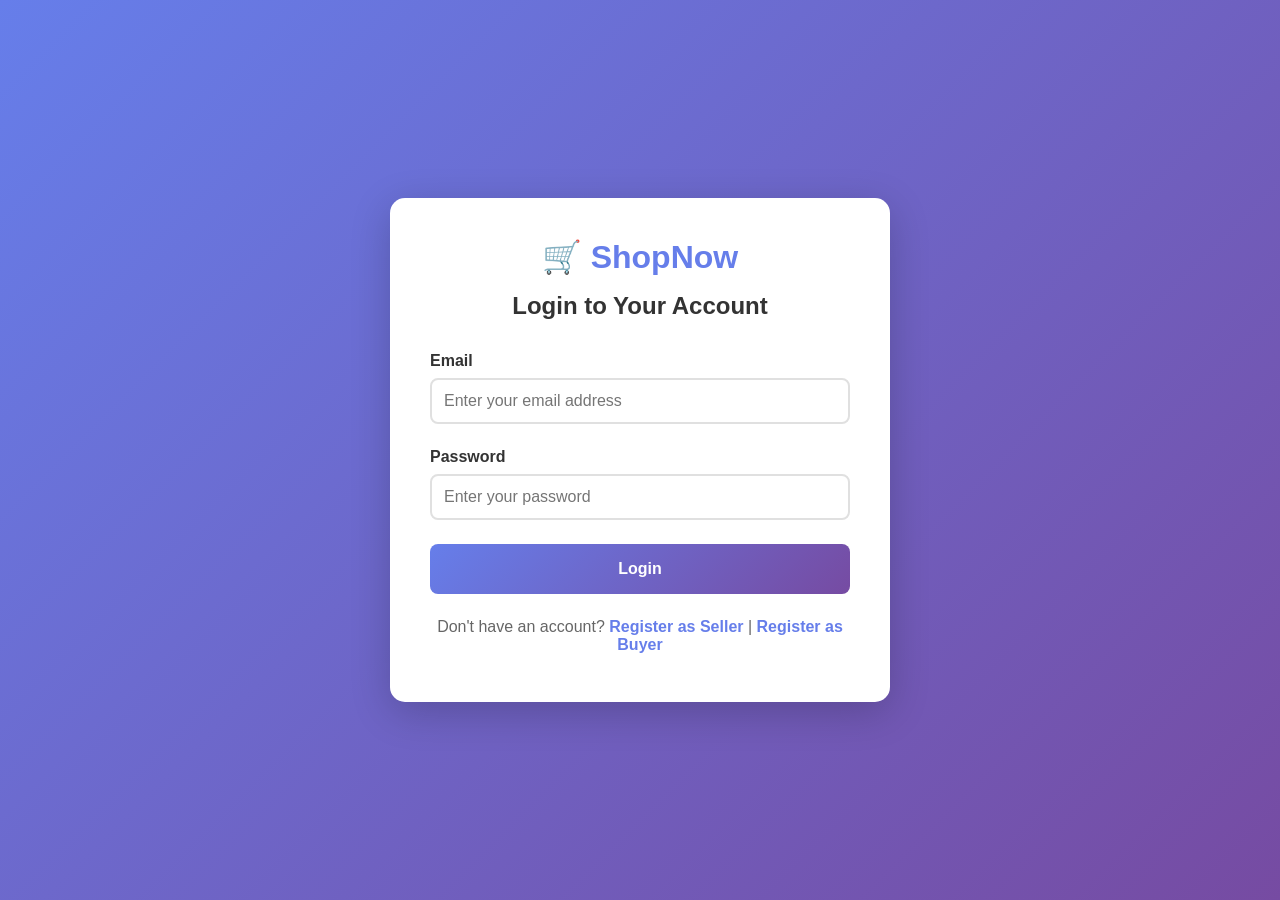
<file: src/main/resources/static/index.html>
<!DOCTYPE html>
<html lang="en">
<head>
    <meta charset="UTF-8">
    <meta name="viewport" content="width=device-width, initial-scale=1.0">
    <title>E-Commerce Store</title>
    <link rel="stylesheet" href="css/style.css">
    <script>
        // Redirect to login if not authenticated, or to appropriate dashboard
        window.addEventListener('DOMContentLoaded', () => {
            const userStr = localStorage.getItem('user');
            if (!userStr) {
                window.location.href = 'login.html';
            } else {
                const user = JSON.parse(userStr);
                // Redirect to appropriate dashboard based on role
                if (user.role === 'BUYER') {
                    window.location.href = 'buyer-dashboard.html';
                } else if (user.role === 'SELLER') {
                    window.location.href = 'seller-dashboard.html';
                }
            }
        });
    </script>
</head>
<body>
    <!-- Header -->
    <header>
        <nav class="navbar">
            <div class="container">
                <div class="logo">
                    <h1>🛒 ShopNow</h1>
                </div>
                <div class="nav-links">
                    <a href="#" onclick="showProducts()">Products</a>
                    <a href="#" onclick="showCart()">Cart (<span id="cart-count">0</span>)</a>
                    <a href="#" onclick="showOrders()">My Orders</a>
                </div>
            </div>
        </nav>
    </header>

    <!-- Main Content -->
    <main class="container">
        <!-- Search and Filter Section -->
        <section id="search-section" class="search-section">
            <div class="search-bar">
                <input type="text" id="search-input" placeholder="Search products...">
                <button onclick="searchProducts()">Search</button>
            </div>
            <div class="category-filter">
                <button onclick="filterByCategory('all')">All</button>
                <button onclick="filterByCategory('Electronics')">Electronics</button>
                <button onclick="filterByCategory('Clothing')">Clothing</button>
                <button onclick="filterByCategory('Books')">Books</button>
                <button onclick="filterByCategory('Home')">Home & Kitchen</button>
            </div>
        </section>

        <!-- Products Section -->
        <section id="products-section" class="products-section">
            <h2>Our Products</h2>
            <div id="products-grid" class="products-grid">
                <!-- Products will be loaded here -->
            </div>
        </section>

        <!-- Cart Section -->
        <section id="cart-section" class="cart-section" style="display: none;">
            <h2>Shopping Cart</h2>
            <div id="cart-items" class="cart-items">
                <!-- Cart items will be loaded here -->
            </div>
            <div class="cart-summary">
                <h3>Total: $<span id="cart-total">0.00</span></h3>
                <button class="btn-checkout" onclick="showCheckout()">Proceed to Checkout</button>
            </div>
        </section>

        <!-- Checkout Section -->
        <section id="checkout-section" class="checkout-section" style="display: none;">
            <h2>Checkout</h2>
            <form id="checkout-form" onsubmit="placeOrder(event)">
                <div class="form-group">
                    <label>Full Name:</label>
                    <input type="text" id="customer-name" required>
                </div>
                <div class="form-group">
                    <label>Email:</label>
                    <input type="email" id="customer-email" required>
                </div>
                <div class="form-group">
                    <label>Shipping Address:</label>
                    <textarea id="shipping-address" rows="3" required></textarea>
                </div>
                <div class="order-summary">
                    <h3>Order Summary</h3>
                    <div id="checkout-items"></div>
                    <h3>Total: $<span id="checkout-total">0.00</span></h3>
                </div>
                <button type="submit" class="btn-place-order">Place Order</button>
            </form>
        </section>

        <!-- Orders Section -->
        <section id="orders-section" class="orders-section" style="display: none;">
            <h2>My Orders</h2>
            <div class="order-email-form">
                <input type="email" id="order-email" placeholder="Enter your email">
                <button onclick="loadOrders()">View Orders</button>
            </div>
            <div id="orders-list" class="orders-list">
                <!-- Orders will be loaded here -->
            </div>
        </section>
    </main>

    <!-- Footer -->
    <footer>
        <div class="container">
            <p>&copy; 2025 ShopNow E-Commerce. All rights reserved.</p>
        </div>
    </footer>

    <script src="js/app.js"></script>
</body>
</html>
</file>
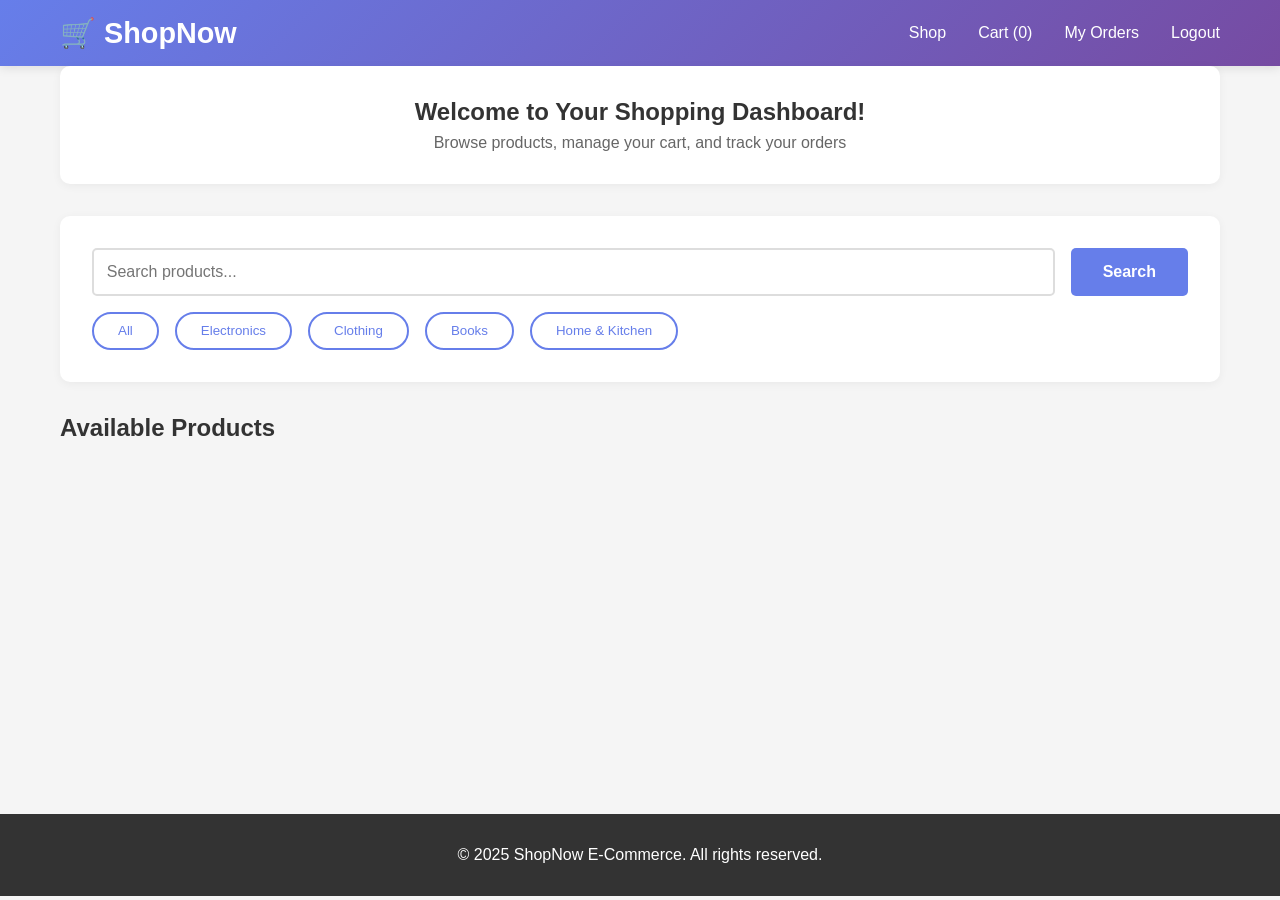
<file: src/main/resources/static/buyer-dashboard.html>
<!DOCTYPE html>
<html lang="en">
<head>
    <meta charset="UTF-8">
    <meta name="viewport" content="width=device-width, initial-scale=1.0">
    <title>Buyer Dashboard - ShopNow</title>
    <link rel="stylesheet" href="css/style.css">
    <link rel="stylesheet" href="css/dashboard.css">
</head>
<body>
    <!-- Header -->
    <header>
        <nav class="navbar">
            <div class="container">
                <div class="logo">
                    <h1>🛒 ShopNow</h1>
                </div>
                <div class="nav-links">
                    <span id="user-name" class="user-greeting"></span>
                    <a href="#" onclick="showProducts()">Shop</a>
                    <a href="#" onclick="showCart()">Cart (<span id="cart-count">0</span>)</a>
                    <a href="#" onclick="showMyOrders()">My Orders</a>
                    <a href="#" onclick="logout()">Logout</a>
                </div>
            </div>
        </nav>
    </header>

    <!-- Main Content -->
    <main class="container">
        <!-- Welcome Section -->
        <section id="welcome-section" class="welcome-section">
            <h2>Welcome to Your Shopping Dashboard!</h2>
            <p>Browse products, manage your cart, and track your orders</p>
        </section>

        <!-- Search and Filter Section -->
        <section id="search-section" class="search-section">
            <div class="search-bar">
                <input type="text" id="search-input" placeholder="Search products...">
                <button onclick="searchProducts()">Search</button>
            </div>
            <div class="category-filter">
                <button onclick="filterByCategory('all')">All</button>
                <button onclick="filterByCategory('Electronics')">Electronics</button>
                <button onclick="filterByCategory('Clothing')">Clothing</button>
                <button onclick="filterByCategory('Books')">Books</button>
                <button onclick="filterByCategory('Home')">Home & Kitchen</button>
            </div>
        </section>

        <!-- Products Section -->
        <section id="products-section" class="products-section">
            <h2>Available Products</h2>
            <div id="products-grid" class="products-grid"></div>
        </section>

        <!-- Cart Section -->
        <section id="cart-section" class="cart-section" style="display: none;">
            <h2>Shopping Cart</h2>
            <div id="cart-items" class="cart-items"></div>
            <div class="cart-summary">
                <h3>Total: $<span id="cart-total">0.00</span></h3>
                <button class="btn-checkout" onclick="showCheckout()">Proceed to Checkout</button>
            </div>
        </section>

        <!-- Checkout Section -->
        <section id="checkout-section" class="checkout-section" style="display: none;">
            <h2>Checkout</h2>
            <form id="checkout-form" onsubmit="placeOrder(event)">
                <div class="checkout-info">
                    <p><strong>Name:</strong> <span id="checkout-name"></span></p>
                    <p><strong>Email:</strong> <span id="checkout-email"></span></p>
                    <p><strong>Address:</strong> <span id="checkout-address"></span></p>
                </div>
                <div class="order-summary">
                    <h3>Order Summary</h3>
                    <div id="checkout-items"></div>
                    <h3>Total: $<span id="checkout-total">0.00</span></h3>
                </div>
                <button type="submit" class="btn-place-order">Place Order</button>
            </form>
        </section>

        <!-- My Orders Section -->
        <section id="my-orders-section" class="orders-section" style="display: none;">
            <h2>My Orders</h2>
            <div id="orders-list" class="orders-list"></div>
        </section>
    </main>

    <!-- Footer -->
    <footer>
        <div class="container">
            <p>&copy; 2025 ShopNow E-Commerce. All rights reserved.</p>
        </div>
    </footer>

    <script src="js/auth.js"></script>
    <script src="js/buyer-dashboard.js"></script>
</body>
</html>
</file>
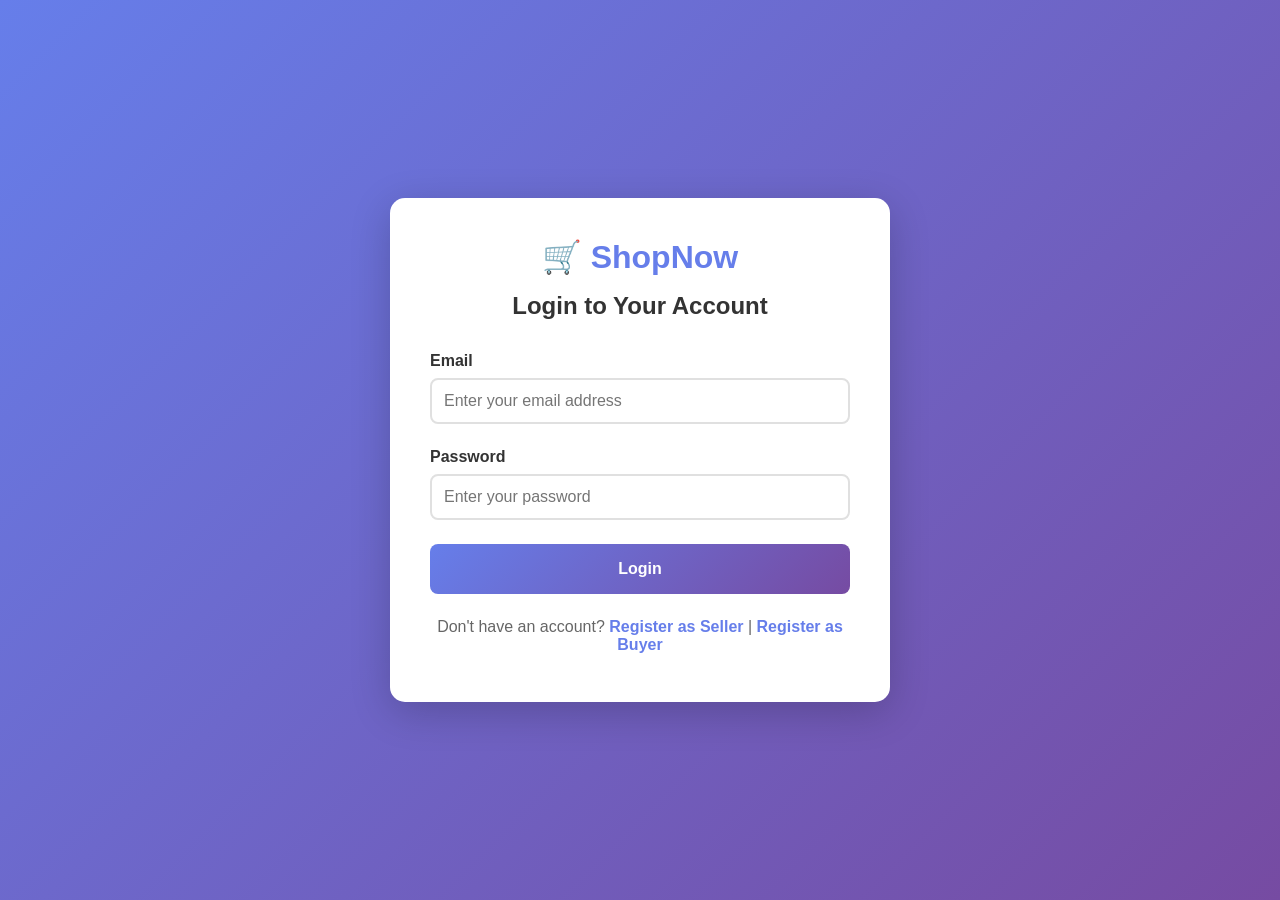
<file: src/main/resources/static/login.html>
<!DOCTYPE html>
<html lang="en">
<head>
    <meta charset="UTF-8">
    <meta name="viewport" content="width=device-width, initial-scale=1.0">
    <title>Login - ShopNow</title>
    <link rel="stylesheet" href="css/auth.css">
</head>
<body>
    <div class="auth-container">
        <div class="auth-box">
            <div class="logo">
                <h1>🛒 ShopNow</h1>
            </div>
            <h2>Login to Your Account</h2>
            
            <form id="login-form" onsubmit="handleLogin(event)">
                <div class="form-group">
                    <label>Email</label>
                    <input type="email" id="email" placeholder="Enter your email address" required>
                </div>
                
                <div class="form-group">
                    <label>Password</label>
                    <input type="password" id="password" placeholder="Enter your password" required>
                </div>
                
                <button type="submit" class="btn-primary">Login</button>
            </form>
            
            <div class="auth-links">
                <p>Don't have an account? 
                    <a href="register-seller.html">Register as Seller</a> |
                    <a href="register.html">Register as Buyer</a>
                </p>
            </div>
        </div>
    </div>
    
    <script src="js/auth.js"></script>
</body>
</html>
</file>
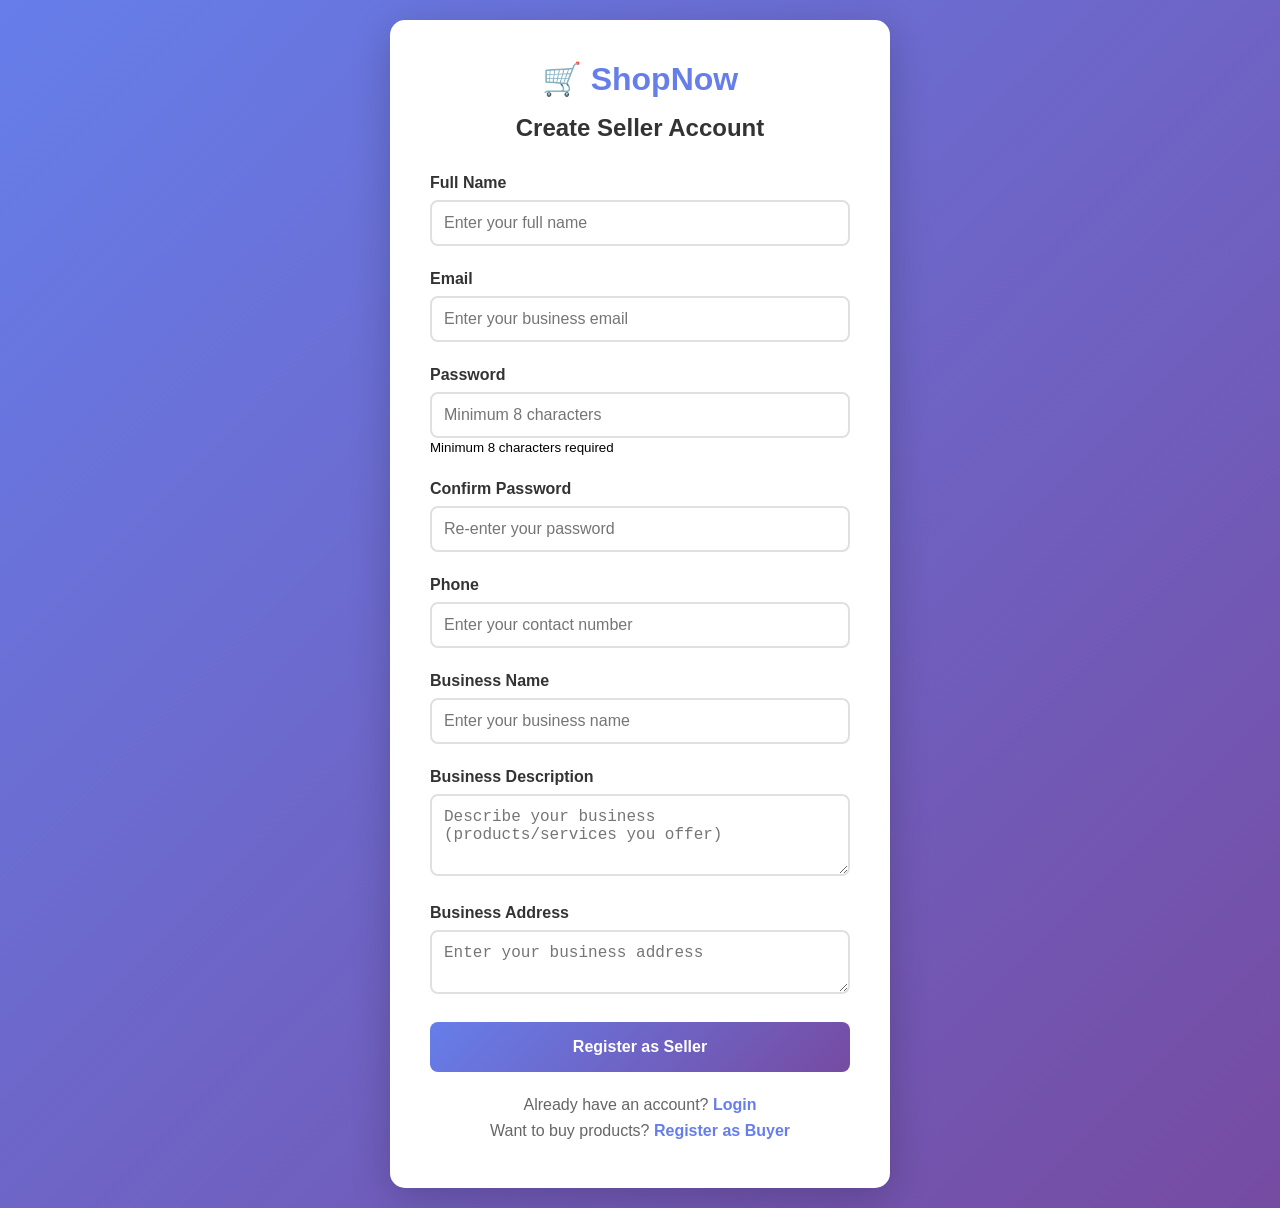
<file: src/main/resources/static/register-seller.html>
<!DOCTYPE html>
<html lang="en">
<head>
    <meta charset="UTF-8">
    <meta name="viewport" content="width=device-width, initial-scale=1.0">
    <title>Register as Seller - ShopNow</title>
    <link rel="stylesheet" href="css/auth.css">
</head>
<body>
    <div class="auth-container">
        <div class="auth-box">
            <div class="logo">
                <h1>🛒 ShopNow</h1>
            </div>
            <h2>Create Seller Account</h2>
            
            <form id="seller-register-form" onsubmit="handleSellerRegister(event)">
                <div class="form-group">
                    <label>Full Name</label>
                    <input type="text" id="fullName" placeholder="Enter your full name" required>
                </div>
                
                <div class="form-group">
                    <label>Email</label>
                    <input type="email" id="email" placeholder="Enter your business email" required>
                </div>
                
                <div class="form-group">
                    <label>Password</label>
                    <input type="password" id="password" placeholder="Minimum 8 characters" required minlength="8">
                    <small>Minimum 8 characters required</small>
                </div>
                
                <div class="form-group">
                    <label>Confirm Password</label>
                    <input type="password" id="confirmPassword" placeholder="Re-enter your password" required minlength="8">
                </div>
                
                <div class="form-group">
                    <label>Phone</label>
                    <input type="tel" id="phone" placeholder="Enter your contact number" required>
                </div>
                
                <div class="form-group">
                    <label>Business Name</label>
                    <input type="text" id="businessName" placeholder="Enter your business name" required>
                </div>
                
                <div class="form-group">
                    <label>Business Description</label>
                    <textarea id="businessDescription" rows="3" placeholder="Describe your business (products/services you offer)" required></textarea>
                </div>
                
                <div class="form-group">
                    <label>Business Address</label>
                    <textarea id="address" rows="2" placeholder="Enter your business address" required></textarea>
                </div>
                
                <button type="submit" class="btn-primary">Register as Seller</button>
            </form>
            
            <div class="auth-links">
                <p>Already have an account? <a href="login.html">Login</a></p>
                <p>Want to buy products? <a href="register.html">Register as Buyer</a></p>
            </div>
        </div>
    </div>
    
    <script src="js/auth.js"></script>
</body>
</html>
</file>
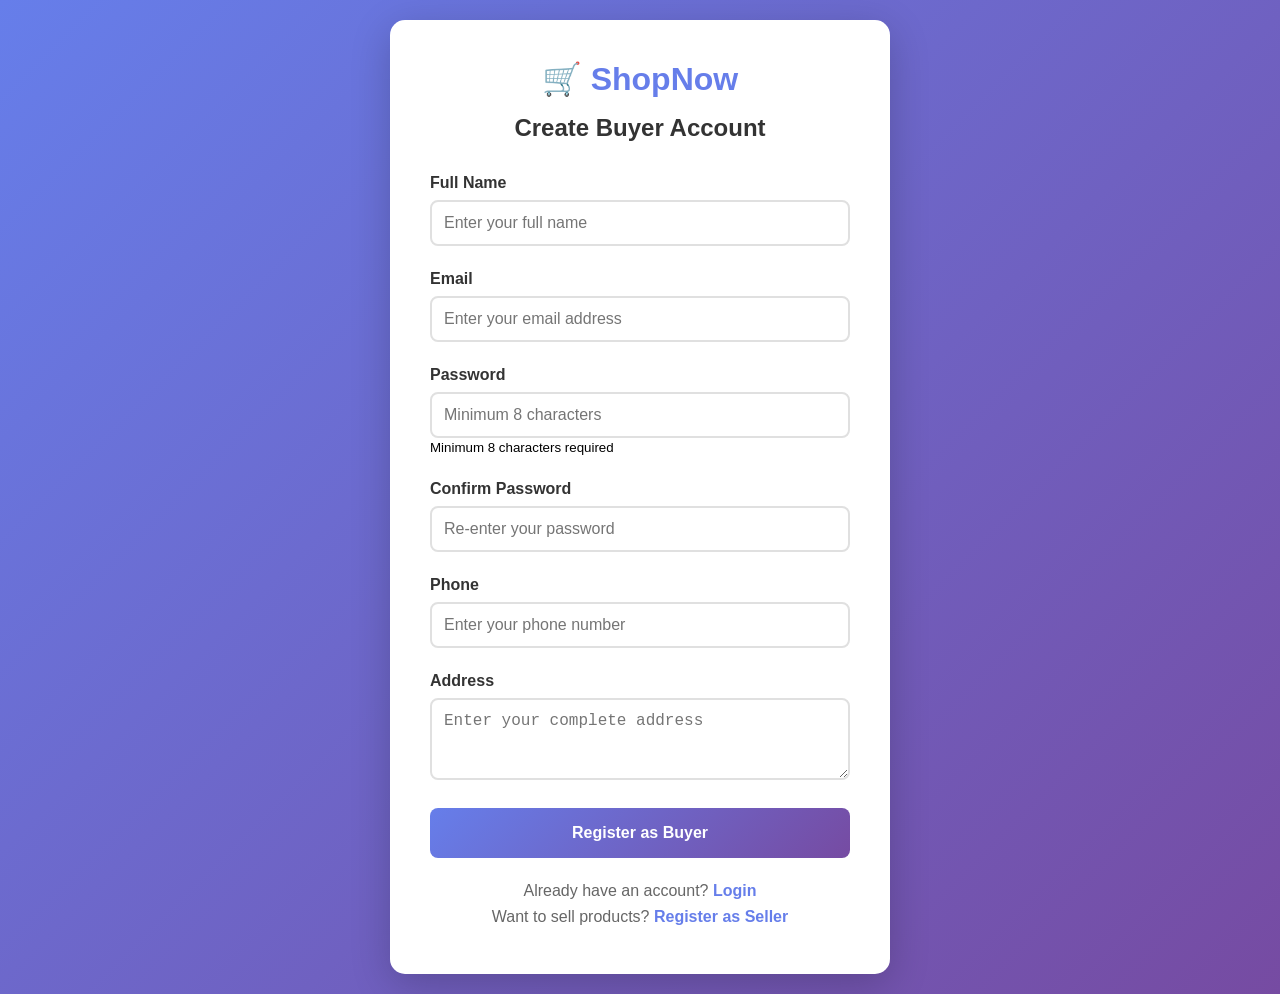
<file: src/main/resources/static/register.html>
<!DOCTYPE html>
<html lang="en">
<head>
    <meta charset="UTF-8">
    <meta name="viewport" content="width=device-width, initial-scale=1.0">
    <title>Register as Buyer - ShopNow</title>
    <link rel="stylesheet" href="css/auth.css">
</head>
<body>
    <div class="auth-container">
        <div class="auth-box">
            <div class="logo">
                <h1>🛒 ShopNow</h1>
            </div>
            <h2>Create Buyer Account</h2>
            
            <form id="register-form" onsubmit="handleBuyerRegister(event)">
                <div class="form-group">
                    <label>Full Name</label>
                    <input type="text" id="fullName" placeholder="Enter your full name" required>
                </div>
                
                <div class="form-group">
                    <label>Email</label>
                    <input type="email" id="email" placeholder="Enter your email address" required>
                </div>
                
                <div class="form-group">
                    <label>Password</label>
                    <input type="password" id="password" placeholder="Minimum 8 characters" required minlength="8">
                    <small>Minimum 8 characters required</small>
                </div>
                
                <div class="form-group">
                    <label>Confirm Password</label>
                    <input type="password" id="confirmPassword" placeholder="Re-enter your password" required minlength="8">
                </div>
                
                <div class="form-group">
                    <label>Phone</label>
                    <input type="tel" id="phone" placeholder="Enter your phone number" required>
                </div>
                
                <div class="form-group">
                    <label>Address</label>
                    <textarea id="address" rows="3" placeholder="Enter your complete address" required></textarea>
                </div>
                
                <button type="submit" class="btn-primary">Register as Buyer</button>
            </form>
            
            <div class="auth-links">
                <p>Already have an account? <a href="login.html">Login</a></p>
                <p>Want to sell products? <a href="register-seller.html">Register as Seller</a></p>
            </div>
        </div>
    </div>
    
    <script src="js/auth.js"></script>
</body>
</html>
</file>
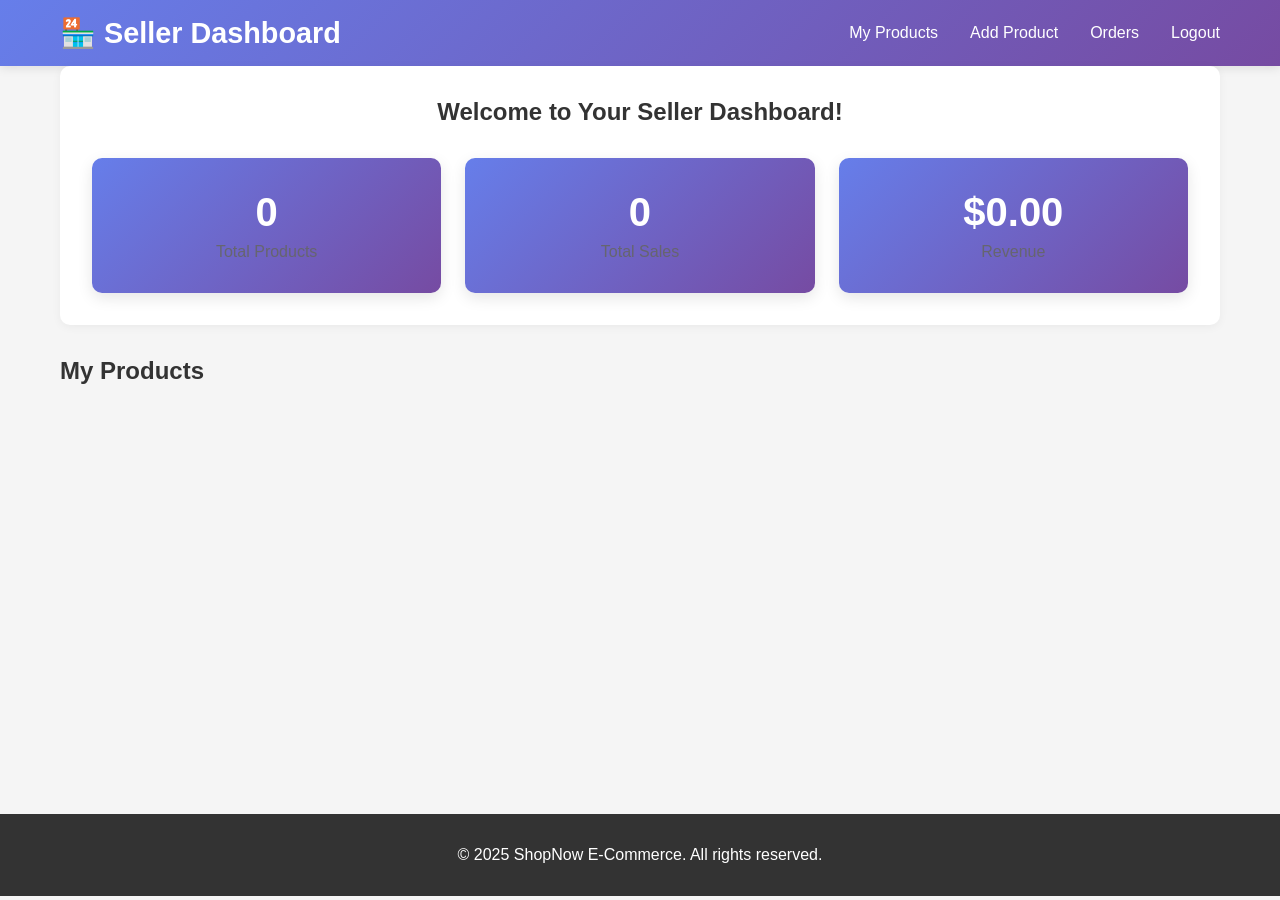
<file: src/main/resources/static/seller-dashboard.html>
<!DOCTYPE html>
<html lang="en">
<head>
    <meta charset="UTF-8">
    <meta name="viewport" content="width=device-width, initial-scale=1.0">
    <title>Seller Dashboard - ShopNow</title>
    <link rel="stylesheet" href="css/style.css">
    <link rel="stylesheet" href="css/dashboard.css">
</head>
<body>
    <!-- Header -->
    <header>
        <nav class="navbar">
            <div class="container">
                <div class="logo">
                    <h1>🏪 Seller Dashboard</h1>
                </div>
                <div class="nav-links">
                    <span id="user-name" class="user-greeting"></span>
                    <a href="#" onclick="showMyProducts()">My Products</a>
                    <a href="#" onclick="showAddProduct()">Add Product</a>
                    <a href="#" onclick="showSalesOrders()">Orders</a>
                    <a href="#" onclick="logout()">Logout</a>
                </div>
            </div>
        </nav>
    </header>

    <!-- Main Content -->
    <main class="container">
        <!-- Welcome Section -->
        <section id="welcome-section" class="welcome-section">
            <h2>Welcome to Your Seller Dashboard!</h2>
            <p id="business-info"></p>
            <div class="stats-grid">
                <div class="stat-card">
                    <h3 id="total-products">0</h3>
                    <p>Total Products</p>
                </div>
                <div class="stat-card">
                    <h3 id="total-sales">0</h3>
                    <p>Total Sales</p>
                </div>
                <div class="stat-card">
                    <h3>$<span id="total-revenue">0.00</span></h3>
                    <p>Revenue</p>
                </div>
            </div>
        </section>

        <!-- My Products Section -->
        <section id="my-products-section" class="products-section">
            <h2>My Products</h2>
            <div id="my-products-grid" class="products-grid"></div>
        </section>

        <!-- Add Product Section -->
        <section id="add-product-section" class="form-section" style="display: none;">
            <h2>Add New Product</h2>
            <form id="add-product-form" onsubmit="handleAddProduct(event)">
                <div class="form-row">
                    <div class="form-group">
                        <label>Product Name</label>
                        <input type="text" id="product-name" required>
                    </div>
                    <div class="form-group">
                        <label>Category</label>
                        <select id="product-category" required>
                            <option value="">Select Category</option>
                            <option value="Electronics">Electronics</option>
                            <option value="Clothing">Clothing</option>
                            <option value="Books">Books</option>
                            <option value="Home">Home & Kitchen</option>
                        </select>
                    </div>
                </div>
                
                <div class="form-group">
                    <label>Description</label>
                    <textarea id="product-description" rows="4" required></textarea>
                </div>
                
                <div class="form-row">
                    <div class="form-group">
                        <label>Price ($)</label>
                        <input type="number" id="product-price" step="0.01" min="0" required>
                    </div>
                    <div class="form-group">
                        <label>Quantity</label>
                        <input type="number" id="product-quantity" min="0" required>
                    </div>
                </div>
                
                <div class="form-group">
                    <label>Image URL (optional)</label>
                    <input type="url" id="product-image">
                </div>
                
                <button type="submit" class="btn-primary">Add Product</button>
            </form>
        </section>

        <!-- Edit Product Section -->
        <section id="edit-product-section" class="form-section" style="display: none;">
            <h2>Edit Product</h2>
            <form id="edit-product-form" onsubmit="handleEditProduct(event)">
                <input type="hidden" id="edit-product-id">
                
                <div class="form-row">
                    <div class="form-group">
                        <label>Product Name</label>
                        <input type="text" id="edit-product-name" required>
                    </div>
                    <div class="form-group">
                        <label>Category</label>
                        <select id="edit-product-category" required>
                            <option value="Electronics">Electronics</option>
                            <option value="Clothing">Clothing</option>
                            <option value="Books">Books</option>
                            <option value="Home">Home & Kitchen</option>
                        </select>
                    </div>
                </div>
                
                <div class="form-group">
                    <label>Description</label>
                    <textarea id="edit-product-description" rows="4" required></textarea>
                </div>
                
                <div class="form-row">
                    <div class="form-group">
                        <label>Price ($)</label>
                        <input type="number" id="edit-product-price" step="0.01" min="0" required>
                    </div>
                    <div class="form-group">
                        <label>Quantity</label>
                        <input type="number" id="edit-product-quantity" min="0" required>
                    </div>
                </div>
                
                <div class="form-group">
                    <label>Image URL</label>
                    <input type="url" id="edit-product-image">
                </div>
                
                <div class="form-actions">
                    <button type="submit" class="btn-primary">Update Product</button>
                    <button type="button" class="btn-secondary" onclick="showMyProducts()">Cancel</button>
                </div>
            </form>
        </section>

        <!-- Orders Section -->
        <section id="sales-orders-section" class="orders-section" style="display: none;">
            <h2>Customer Orders</h2>
            <div id="sales-orders-list" class="orders-list"></div>
        </section>
    </main>

    <!-- Footer -->
    <footer>
        <div class="container">
            <p>&copy; 2025 ShopNow E-Commerce. All rights reserved.</p>
        </div>
    </footer>

    <script src="js/auth.js"></script>
    <script src="js/seller-dashboard.js"></script>
</body>
</html>
</file>
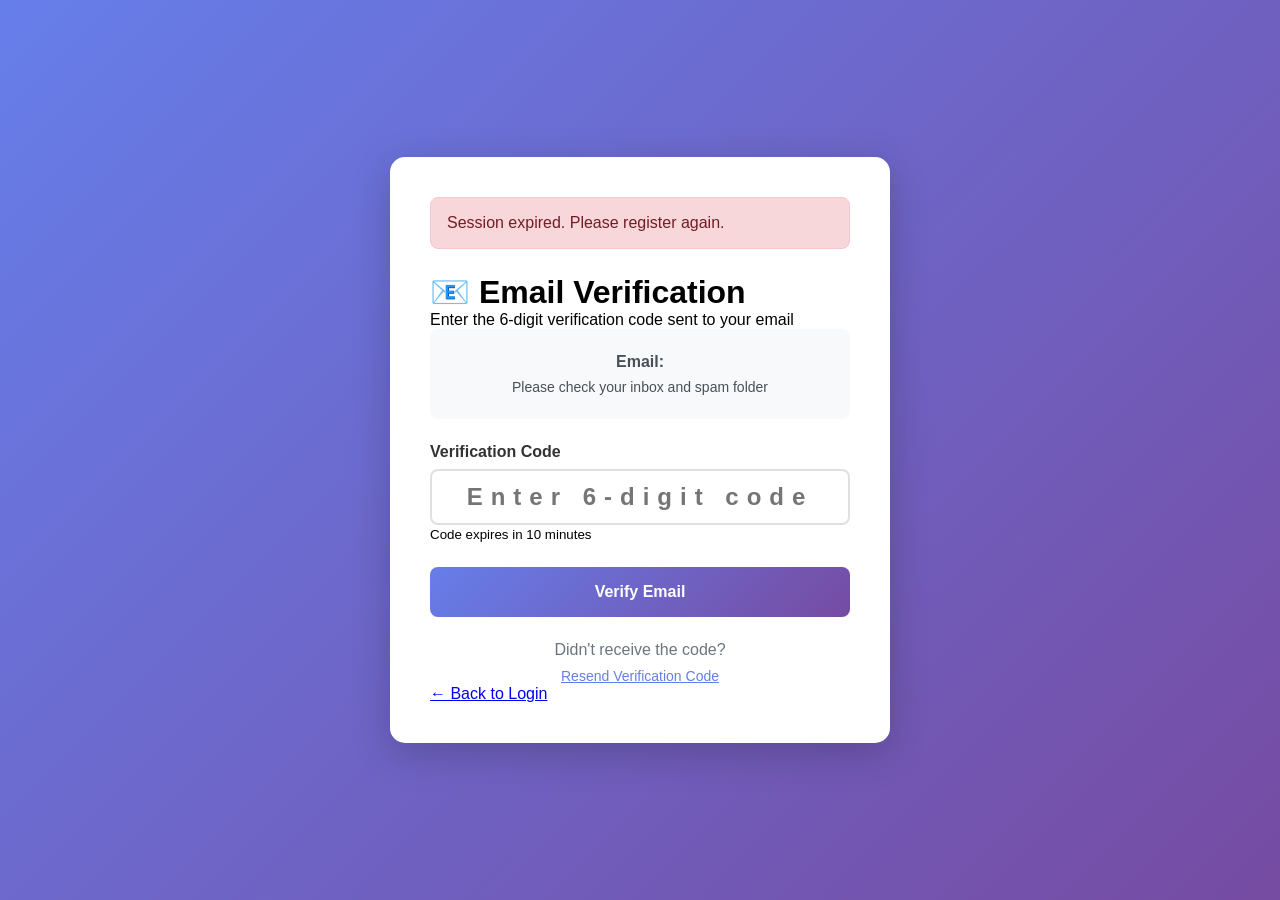
<file: src/main/resources/static/verify-otp.html>
<!DOCTYPE html>
<html lang="en">
<head>
    <meta charset="UTF-8">
    <meta name="viewport" content="width=device-width, initial-scale=1.0">
    <title>Email Verification - E-Commerce</title>
    <link rel="stylesheet" href="css/auth.css">
</head>
<body>
    <div class="auth-container">
        <div class="auth-box">
            <div class="auth-header">
                <h1>📧 Email Verification</h1>
                <p>Enter the 6-digit verification code sent to your email</p>
            </div>
            
            <div class="verification-info">
                <p><strong>Email:</strong> <span id="user-email"></span></p>
                <p class="info-text">Please check your inbox and spam folder</p>
            </div>
            
            <form id="otp-form">
                <div class="form-group">
                    <label for="otp">Verification Code</label>
                    <input 
                        type="text" 
                        id="otp" 
                        maxlength="6" 
                        pattern="[0-9]{6}" 
                        placeholder="Enter 6-digit code" 
                        required
                        autocomplete="off">
                    <small>Code expires in 10 minutes</small>
                </div>
                
                <button type="submit" class="btn-primary">Verify Email</button>
                
                <div class="resend-section">
                    <p>Didn't receive the code?</p>
                    <button type="button" id="resend-btn" class="btn-link">Resend Verification Code</button>
                </div>
            </form>
            
            <div class="auth-footer">
                <p><a href="login.html">← Back to Login</a></p>
            </div>
        </div>
    </div>
    
    <style>
        .verification-info {
            background: #f8f9fa;
            padding: 1rem;
            border-radius: 8px;
            margin-bottom: 1.5rem;
            text-align: center;
        }
        
        .verification-info p {
            margin: 0.5rem 0;
            color: #495057;
        }
        
        .info-text {
            font-size: 0.875rem;
            color: #6c757d;
        }
        
        #otp {
            text-align: center;
            font-size: 1.5rem;
            letter-spacing: 0.5rem;
            font-weight: 600;
        }
        
        .resend-section {
            text-align: center;
            margin-top: 1.5rem;
        }
        
        .resend-section p {
            margin-bottom: 0.5rem;
            color: #6c757d;
        }
        
        .btn-link {
            background: none;
            border: none;
            color: #667eea;
            cursor: pointer;
            font-size: 0.875rem;
            text-decoration: underline;
            padding: 0;
        }
        
        .btn-link:hover {
            color: #764ba2;
        }
        
        .btn-link:disabled {
            color: #adb5bd;
            cursor: not-allowed;
        }
    </style>
    
    <script src="js/verify-otp.js"></script>
</body>
</html>
</file>
<file: src/main/resources/static/css/style.css>
* {
    margin: 0;
    padding: 0;
    box-sizing: border-box;
}

body {
    font-family: 'Segoe UI', Tahoma, Geneva, Verdana, sans-serif;
    background-color: #f5f5f5;
    color: #333;
}

/* Hidden section utility class */
.hidden {
    display: none !important;
}

.container {
    max-width: 1200px;
    margin: 0 auto;
    padding: 0 20px;
}

/* Header Styles */
header {
    background: linear-gradient(135deg, #667eea 0%, #764ba2 100%);
    box-shadow: 0 2px 10px rgba(0,0,0,0.1);
}

.navbar {
    padding: 1rem 0;
}

.navbar .container {
    display: flex;
    justify-content: space-between;
    align-items: center;
}

.logo h1 {
    color: white;
    font-size: 1.8rem;
}

.nav-links {
    display: flex;
    gap: 2rem;
}

.nav-links a {
    color: white;
    text-decoration: none;
    font-weight: 500;
    transition: opacity 0.3s;
}

.nav-links a:hover {
    opacity: 0.8;
}

/* Main Content */
main {
    min-height: calc(100vh - 200px);
    padding: 2rem 0;
}

/* Search Section */
.search-section {
    background: white;
    padding: 2rem;
    border-radius: 10px;
    margin-bottom: 2rem;
    box-shadow: 0 2px 10px rgba(0,0,0,0.05);
}

.search-bar {
    display: flex;
    gap: 1rem;
    margin-bottom: 1rem;
}

.search-bar input {
    flex: 1;
    padding: 0.8rem;
    border: 2px solid #ddd;
    border-radius: 5px;
    font-size: 1rem;
}

.search-bar button {
    padding: 0.8rem 2rem;
    background: #667eea;
    color: white;
    border: none;
    border-radius: 5px;
    cursor: pointer;
    font-size: 1rem;
    font-weight: 600;
    transition: background 0.3s;
}

.search-bar button:hover {
    background: #5568d3;
}

.category-filter {
    display: flex;
    gap: 1rem;
    flex-wrap: wrap;
}

.category-filter button {
    padding: 0.6rem 1.5rem;
    background: white;
    color: #667eea;
    border: 2px solid #667eea;
    border-radius: 25px;
    cursor: pointer;
    font-weight: 500;
    transition: all 0.3s;
}

.category-filter button:hover {
    background: #667eea;
    color: white;
}

/* Products Grid */
.products-section h2 {
    margin-bottom: 2rem;
    color: #333;
}

.products-grid {
    display: grid;
    grid-template-columns: repeat(auto-fill, minmax(280px, 1fr));
    gap: 2rem;
}

.product-card {
    background: white;
    border-radius: 10px;
    padding: 1.5rem;
    box-shadow: 0 2px 10px rgba(0,0,0,0.05);
    transition: transform 0.3s, box-shadow 0.3s;
}

.product-card:hover {
    transform: translateY(-5px);
    box-shadow: 0 5px 20px rgba(0,0,0,0.1);
}

.product-image {
    width: 100%;
    height: 200px;
    background: linear-gradient(135deg, #667eea 0%, #764ba2 100%);
    border-radius: 8px;
    display: flex;
    align-items: center;
    justify-content: center;
    font-size: 3rem;
    margin-bottom: 1rem;
}

.product-card h3 {
    margin-bottom: 0.5rem;
    color: #333;
}

.product-card p {
    color: #666;
    margin-bottom: 0.5rem;
    font-size: 0.9rem;
}

.product-price {
    font-size: 1.5rem;
    color: #667eea;
    font-weight: bold;
    margin: 1rem 0;
}

.product-category {
    display: inline-block;
    padding: 0.3rem 0.8rem;
    background: #e0e7ff;
    color: #667eea;
    border-radius: 15px;
    font-size: 0.8rem;
    margin-bottom: 1rem;
}

.btn-add-cart {
    width: 100%;
    padding: 0.8rem;
    background: #667eea;
    color: white;
    border: none;
    border-radius: 5px;
    cursor: pointer;
    font-weight: 600;
    transition: background 0.3s;
}

.btn-add-cart:hover {
    background: #5568d3;
}

/* Cart Section */
.cart-section, .checkout-section, .orders-section {
    background: white;
    padding: 2rem;
    border-radius: 10px;
    box-shadow: 0 2px 10px rgba(0,0,0,0.05);
}

.cart-items {
    margin-bottom: 2rem;
}

.cart-item {
    display: flex;
    justify-content: space-between;
    align-items: center;
    padding: 1rem;
    border-bottom: 1px solid #eee;
}

.cart-item-info {
    flex: 1;
}

.cart-item-info h4 {
    margin-bottom: 0.5rem;
}

.cart-item-quantity {
    display: flex;
    align-items: center;
    gap: 1rem;
}

.cart-item-quantity button {
    width: 30px;
    height: 30px;
    border: 1px solid #667eea;
    background: white;
    color: #667eea;
    border-radius: 5px;
    cursor: pointer;
    font-weight: bold;
}

.cart-item-quantity button:hover {
    background: #667eea;
    color: white;
}

.btn-remove {
    padding: 0.5rem 1rem;
    background: #ff4444;
    color: white;
    border: none;
    border-radius: 5px;
    cursor: pointer;
}

.btn-remove:hover {
    background: #cc0000;
}

.cart-summary {
    text-align: right;
    padding: 1rem;
    background: #f9f9f9;
    border-radius: 8px;
}

.cart-summary h3 {
    margin-bottom: 1rem;
    color: #333;
}

.btn-checkout {
    padding: 1rem 2rem;
    background: #28a745;
    color: white;
    border: none;
    border-radius: 5px;
    cursor: pointer;
    font-size: 1rem;
    font-weight: 600;
}

.btn-checkout:hover {
    background: #218838;
}

/* Checkout Form */
.form-group {
    margin-bottom: 1.5rem;
}

.form-group label {
    display: block;
    margin-bottom: 0.5rem;
    font-weight: 600;
}

.form-group input,
.form-group textarea {
    width: 100%;
    padding: 0.8rem;
    border: 2px solid #ddd;
    border-radius: 5px;
    font-size: 1rem;
}

.order-summary {
    background: #f9f9f9;
    padding: 1.5rem;
    border-radius: 8px;
    margin: 1.5rem 0;
}

.btn-place-order {
    width: 100%;
    padding: 1rem;
    background: #28a745;
    color: white;
    border: none;
    border-radius: 5px;
    cursor: pointer;
    font-size: 1.1rem;
    font-weight: 600;
}

.btn-place-order:hover {
    background: #218838;
}

/* Orders Section */
.order-email-form {
    display: flex;
    gap: 1rem;
    margin-bottom: 2rem;
}

.order-email-form input {
    flex: 1;
    padding: 0.8rem;
    border: 2px solid #ddd;
    border-radius: 5px;
}

.order-email-form button {
    padding: 0.8rem 2rem;
    background: #667eea;
    color: white;
    border: none;
    border-radius: 5px;
    cursor: pointer;
    font-weight: 600;
}

.order-card {
    background: #f9f9f9;
    padding: 1.5rem;
    border-radius: 8px;
    margin-bottom: 1rem;
    border-left: 4px solid #667eea;
}

.order-card h4 {
    margin-bottom: 1rem;
    color: #333;
}

.order-status {
    display: inline-block;
    padding: 0.3rem 0.8rem;
    border-radius: 15px;
    font-size: 0.85rem;
    font-weight: 600;
}

.status-confirmed {
    background: #d4edda;
    color: #155724;
}

.status-shipped {
    background: #cce5ff;
    color: #004085;
}

.status-delivered {
    background: #d1ecf1;
    color: #0c5460;
}

/* Footer */
footer {
    background: #333;
    color: white;
    text-align: center;
    padding: 2rem 0;
    margin-top: 3rem;
}

/* Empty State */
.empty-state {
    text-align: center;
    padding: 3rem;
    color: #999;
}

.empty-state h3 {
    margin-bottom: 1rem;
}

/* Responsive */
@media (max-width: 768px) {
    .navbar .container {
        flex-direction: column;
        gap: 1rem;
    }
    
    .products-grid {
        grid-template-columns: repeat(auto-fill, minmax(200px, 1fr));
        gap: 1rem;
    }
    
    .cart-item {
        flex-direction: column;
        align-items: flex-start;
        gap: 1rem;
    }
}
</file>
<file: src/main/resources/static/css/dashboard.css>
/* Hidden section utility class */
.hidden {
    display: none !important;
}

.welcome-section {
    background: white;
    padding: 2rem;
    border-radius: 10px;
    margin-bottom: 2rem;
    box-shadow: 0 2px 10px rgba(0,0,0,0.05);
    text-align: center;
}

.welcome-section h2 {
    color: #333;
    margin-bottom: 0.5rem;
}

.welcome-section p {
    color: #666;
}

.user-greeting {
    color: white;
    font-weight: 600;
    margin-right: 1rem;
}

.stats-grid {
    display: grid;
    grid-template-columns: repeat(auto-fit, minmax(200px, 1fr));
    gap: 1.5rem;
    margin-top: 2rem;
}

.stat-card {
    background: linear-gradient(135deg, #667eea 0%, #764ba2 100%);
    color: white;
    padding: 2rem;
    border-radius: 10px;
    text-align: center;
    box-shadow: 0 5px 15px rgba(0,0,0,0.1);
}

.stat-card h3 {
    font-size: 2.5rem;
    margin-bottom: 0.5rem;
}

.stat-card p {
    font-size: 1rem;
    opacity: 0.9;
}

.form-section {
    background: white;
    padding: 2rem;
    border-radius: 10px;
    box-shadow: 0 2px 10px rgba(0,0,0,0.05);
}

.form-section h2 {
    margin-bottom: 2rem;
    color: #333;
}

.form-row {
    display: grid;
    grid-template-columns: 1fr 1fr;
    gap: 1.5rem;
}

.form-group select {
    width: 100%;
    padding: 0.8rem;
    border: 2px solid #ddd;
    border-radius: 5px;
    font-size: 1rem;
}

.form-actions {
    display: flex;
    gap: 1rem;
}

.btn-secondary {
    padding: 0.8rem 2rem;
    background: #6c757d;
    color: white;
    border: none;
    border-radius: 5px;
    cursor: pointer;
    font-weight: 600;
}

.btn-secondary:hover {
    background: #5a6268;
}

.product-actions {
    display: flex;
    gap: 0.5rem;
    margin-top: 1rem;
}

.btn-edit {
    flex: 1;
    padding: 0.6rem;
    background: #ffc107;
    color: #333;
    border: none;
    border-radius: 5px;
    cursor: pointer;
    font-weight: 600;
}

.btn-edit:hover {
    background: #e0a800;
}

.btn-delete {
    flex: 1;
    padding: 0.6rem;
    background: #dc3545;
    color: white;
    border: none;
    border-radius: 5px;
    cursor: pointer;
    font-weight: 600;
}

.btn-delete:hover {
    background: #c82333;
}

.checkout-info {
    background: #f9f9f9;
    padding: 1.5rem;
    border-radius: 8px;
    margin-bottom: 1.5rem;
}

.checkout-info p {
    margin: 0.5rem 0;
    color: #333;
}

@media (max-width: 768px) {
    .form-row {
        grid-template-columns: 1fr;
    }
    
    .stats-grid {
        grid-template-columns: 1fr;
    }
}
</file>
<file: src/main/resources/static/css/auth.css>
* {
    margin: 0;
    padding: 0;
    box-sizing: border-box;
}

body {
    font-family: 'Segoe UI', Tahoma, Geneva, Verdana, sans-serif;
    background: linear-gradient(135deg, #667eea 0%, #764ba2 100%);
    min-height: 100vh;
    display: flex;
    align-items: center;
    justify-content: center;
    padding: 20px;
}

.auth-container {
    width: 100%;
    max-width: 500px;
}

.auth-box {
    background: white;
    border-radius: 15px;
    padding: 2.5rem;
    box-shadow: 0 10px 40px rgba(0, 0, 0, 0.2);
}

.logo {
    text-align: center;
    margin-bottom: 1rem;
}

.logo h1 {
    color: #667eea;
    font-size: 2rem;
}

h2 {
    text-align: center;
    color: #333;
    margin-bottom: 2rem;
    font-size: 1.5rem;
}

.form-group {
    margin-bottom: 1.5rem;
}

.form-group label {
    display: block;
    margin-bottom: 0.5rem;
    color: #333;
    font-weight: 600;
}

.form-group input,
.form-group textarea {
    width: 100%;
    padding: 0.75rem;
    border: 2px solid #e0e0e0;
    border-radius: 8px;
    font-size: 1rem;
    transition: border-color 0.3s;
}

.form-group input:focus,
.form-group textarea:focus {
    outline: none;
    border-color: #667eea;
}

.btn-primary {
    width: 100%;
    padding: 1rem;
    background: linear-gradient(135deg, #667eea 0%, #764ba2 100%);
    color: white;
    border: none;
    border-radius: 8px;
    font-size: 1rem;
    font-weight: 600;
    cursor: pointer;
    transition: transform 0.2s, box-shadow 0.2s;
}

.btn-primary:hover {
    transform: translateY(-2px);
    box-shadow: 0 5px 15px rgba(102, 126, 234, 0.4);
}

.btn-primary:active {
    transform: translateY(0);
}

.auth-links {
    margin-top: 1.5rem;
    text-align: center;
}

.auth-links p {
    margin: 0.5rem 0;
    color: #666;
}

.auth-links a {
    color: #667eea;
    text-decoration: none;
    font-weight: 600;
    transition: color 0.3s;
}

.auth-links a:hover {
    color: #764ba2;
    text-decoration: underline;
}

.alert {
    padding: 1rem;
    border-radius: 8px;
    margin-bottom: 1.5rem;
    font-weight: 500;
}

.alert-success {
    background: #d4edda;
    color: #155724;
    border: 1px solid #c3e6cb;
}

.alert-error {
    background: #f8d7da;
    color: #721c24;
    border: 1px solid #f5c6cb;
}

@media (max-width: 600px) {
    .auth-box {
        padding: 1.5rem;
    }
    
    .logo h1 {
        font-size: 1.5rem;
    }
    
    h2 {
        font-size: 1.25rem;
    }
}
</file>
